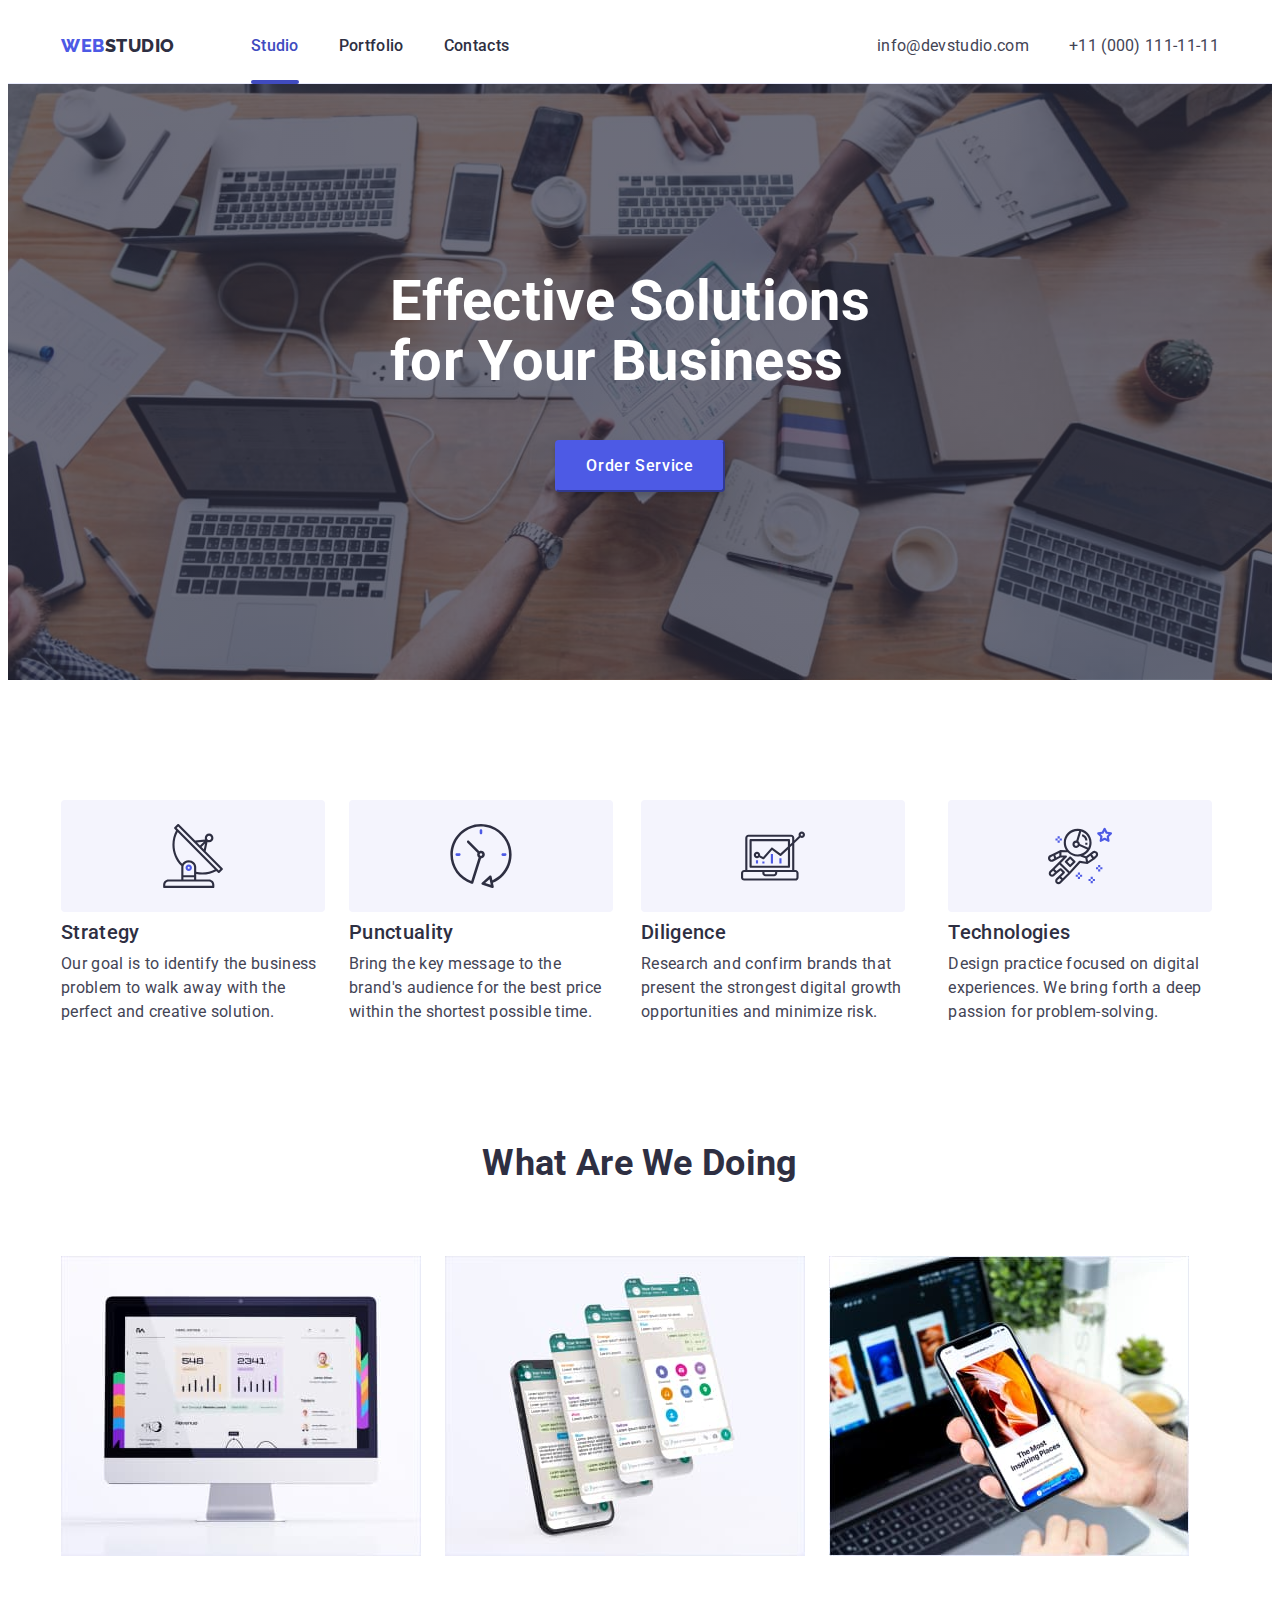
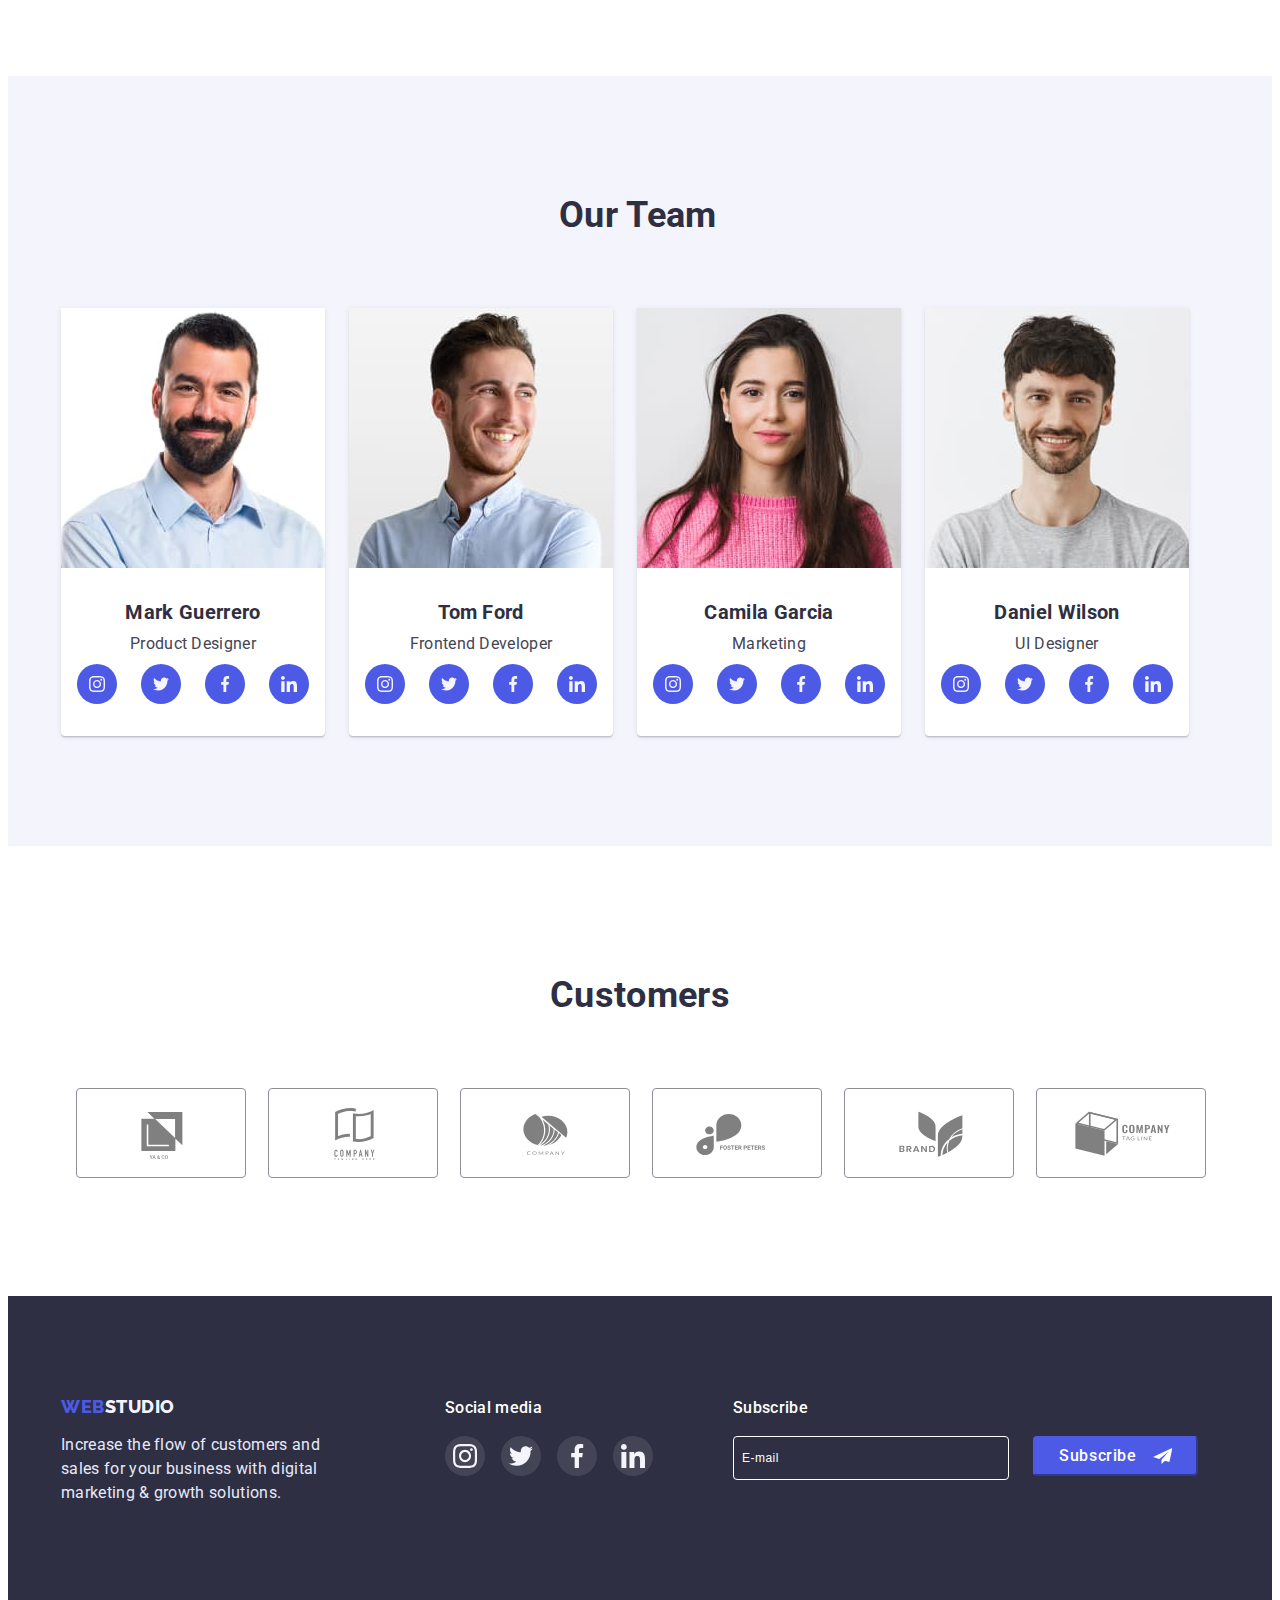
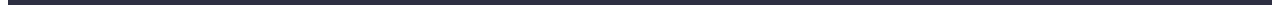
<file: index.html>
<!DOCTYPE html>
<html lang="en">
  <head>
    <meta charset="UTF-8" />
    <meta http-equiv="X-UA-Compatible" content="IE=edge" />
    <meta name="viewport" content="width=device-width, initial-scale=1.0" />
    <title>WebStudia</title>
    <link
      rel="stylesheet"
      href="https://cdnjs.cloudflare.com/ajax/libs/modern-normalize/1.1.0/modern-normalize.min.css"
      integrity="sha512-wpPYUAdjBVSE4KJnH1VR1HeZfpl1ub8YT/NKx4PuQ5NmX2tKuGu6U/JRp5y+Y8XG2tV+wKQpNHVUX03MfMFn9Q=="
      crossorigin="anonymous"
      referrerpolicy="no-referrer"
    />
    <link rel="preconnect" href="https://fonts.googleapis.com" />
    <link rel="preconnect" href="https://fonts.gstatic.com" crossorigin />
    <link
      href="https://fonts.googleapis.com/css2?family=Raleway:wght@800&family=Roboto:wght@400;500;700&display=swap"
      rel="stylesheet"
    />
    <link rel="stylesheet" href="./css/styles.css" />
  </head>

  <body>
    <header class="main-header">
      <div class="container header-container">
        <nav class="navigation">
          <!-- logo -->
          <a class="logotype" href="./index.html">
            <span class="logo">Web</span>Studio</a
          >
          <!-- menu -->
          <ul class="menu list">
            <li class="menu-item">
              <a class="menu-link link active" href="index.html">Studio</a>
            </li>
            <li class="menu-item">
              <a class="menu-link link" href="portfolio.html">Portfolio</a>
            </li>
            <li class="menu-item">
              <a class="menu-link link" href="">Contacts</a>
            </li>
          </ul>
        </nav>
        <!-- contacts -->
        <address class="contacts-address">
          <ul class="address-list">
            <li class="address-link">
              <a class="contact-email" href="mailto:info@devstudio.com"
                >info@devstudio.com</a
              >
            </li>
            <li class="address-link">
              <a class="contact-phone-number" href="tel:+110001111111"
                >+11 (000) 111-11-11</a
              >
            </li>
          </ul>
        </address>
      </div>
    </header>

    <main>
      <section class="hero-section">
        <div class="container">
          <h1 class="main-title">Effective Solutions for Your Business</h1>
          <button class="main-btn btn" data-modal-open type="button">
            Order Service
          </button>
        </div>
      </section>

      <section class="section-text">
        <div class="container">
          <h2 hidden class="hidden-title">Section title</h2>
          <ul class="list-two">
            <li class="list-items">
              <div class="hidden-section-title">
                <svg class="hidden-title-icon">
                  <use href="./images/symbol-defs.svg#icon-antenna"></use>
                </svg>
              </div>
              <h3 class="paragraph-elements">Strategy</h3>
              <p class="text-elements">
                Our goal is to identify the business problem to walk away with
                the perfect and creative solution.
              </p>
            </li>
            <li class="list-items">
              <div class="hidden-section-title">
                <svg class="hidden-title-icon">
                  <use href="./images/symbol-defs.svg#icon-clock"></use>
                </svg>
              </div>
              <h3 class="paragraph-elements">Punctuality</h3>
              <p class="text-elements">
                Bring the key message to the brand's audience for the best price
                within the shortest possible time.
              </p>
            </li>
            <li class="list-items">
              <div class="hidden-section-title">
                <svg class="hidden-title-icon">
                  <use href="./images/symbol-defs.svg#icon-diagram"></use>
                </svg>
              </div>
              <h3 class="paragraph-elements">Diligence</h3>
              <p class="text-elements">
                Research and confirm brands that present the strongest digital
                growth opportunities and minimize risk.
              </p>
            </li>
            <li class="list-items">
              <div class="hidden-section-title">
                <svg class="hidden-title-icon">
                  <use href="./images/symbol-defs.svg#icon-astronaut"></use>
                </svg>
              </div>
              <h3 class="paragraph-elements">Technologies</h3>
              <p class="text-elements">
                Design practice focused on digital experiences. We bring forth a
                deep passion for problem-solving.
              </p>
            </li>
          </ul>
        </div>
      </section>

      <section class="section-three">
        <div class="container">
          <h2 class="section-three-text">What are we doing</h2>
          <ul class="section-list-images">
            <li class="section-items">
              <img src="./images/photo1.jpg" alt="photo" width="360" />
            </li>
            <li class="section-items">
              <img src="./images/photo2.jpg" alt="photo" width="360" />
            </li>
            <li class="section-items">
              <img src="./images/photo3.jpg" alt="photo" width="360" />
            </li>
          </ul>
        </div>
      </section>

      <section class="section-team">
        <div class="container">
          <h2 class="text-out-team">Our Team</h2>
          <ul class="list-photo">
            <li class="images-team">
              <img
                src="./images/photo4.jpg"
                alt="photo of the developer"
                width="264"
              />
              <h3 class="name-employees">Mark Guerrero</h3>
              <p class="text-direction">Product Designer</p>
              <ul class="team-social-list">
                <li class="team-social-item">
                  <a href="" class="team-social-link">
                    <svg class="team-social-icon" width="16" height="16">
                      <use href="./images/symbol-defs.svg#icon-instagram"></use>
                    </svg>
                  </a>
                </li>
                <li class="team-social-item">
                  <a href="" class="team-social-link">
                    <svg class="team-social-icon" width="16" height="16">
                      <use href="./images/symbol-defs.svg#icon-twitter"></use>
                    </svg>
                  </a>
                </li>
                <li class="team-social-item">
                  <a href="" class="team-social-link">
                    <svg class="team-social-icon" width="16" height="16">
                      <use href="./images/symbol-defs.svg#icon-facebook"></use>
                    </svg>
                  </a>
                </li>
                <li class="team-social-item">
                  <a href="" class="team-social-link">
                    <svg class="team-social-icon" width="16" height="16">
                      <use href="./images/symbol-defs.svg#icon-linkedin"></use>
                    </svg>
                  </a>
                </li>
              </ul>
            </li>
            <li class="images-team">
              <img
                src="./images/photo6.jpg"
                alt="photo of the developer"
                width="264"
              />
              <h3 class="name-employees">Tom Ford</h3>
              <p class="text-direction">Frontend Developer</p>
              <ul class="team-social-list">
                <li class="team-social-item">
                  <a href="" class="team-social-link">
                    <svg class="team-social-icon" width="16" height="16">
                      <use href="./images/symbol-defs.svg#icon-instagram"></use>
                    </svg>
                  </a>
                </li>
                <li class="team-social-item">
                  <a href="" class="team-social-link">
                    <svg class="team-social-icon" width="16" height="16">
                      <use href="./images/symbol-defs.svg#icon-twitter"></use>
                    </svg>
                  </a>
                </li>
                <li class="team-social-item">
                  <a href="" class="team-social-link">
                    <svg class="team-social-icon" width="16" height="16">
                      <use href="./images/symbol-defs.svg#icon-facebook"></use>
                    </svg>
                  </a>
                </li>
                <li class="team-social-item">
                  <a href="" class="team-social-link">
                    <svg class="team-social-icon" width="16" height="16">
                      <use href="./images/symbol-defs.svg#icon-linkedin"></use>
                    </svg>
                  </a>
                </li>
              </ul>
            </li>
            <li class="images-team">
              <img
                src="./images/photo5.jpg"
                alt="photo of the developer"
                width="264"
              />
              <h3 class="name-employees">Camila Garcia</h3>
              <p class="text-direction">Marketing</p>
              <ul class="team-social-list">
                <li class="team-social-item">
                  <a href="" class="team-social-link">
                    <svg class="team-social-icon" width="16" height="16">
                      <use href="./images/symbol-defs.svg#icon-instagram"></use>
                    </svg>
                  </a>
                </li>
                <li class="team-social-item">
                  <a href="" class="team-social-link">
                    <svg class="team-social-icon" width="16" height="16">
                      <use href="./images/symbol-defs.svg#icon-twitter"></use>
                    </svg>
                  </a>
                </li>
                <li class="team-social-item">
                  <a href="" class="team-social-link">
                    <svg class="team-social-icon" width="16" height="16">
                      <use href="./images/symbol-defs.svg#icon-facebook"></use>
                    </svg>
                  </a>
                </li>
                <li class="team-social-item">
                  <a href="" class="team-social-link">
                    <svg class="team-social-icon" width="16" height="16">
                      <use href="./images/symbol-defs.svg#icon-linkedin"></use>
                    </svg>
                  </a>
                </li>
              </ul>
            </li>
            <li class="images-team">
              <img
                src="./images/photo7.jpg"
                alt="photo of the developer"
                width="264"
              />
              <h3 class="name-employees">Daniel Wilson</h3>
              <p class="text-direction">UI Designer</p>
              <ul class="team-social-list">
                <li class="team-social-item">
                  <a href="" class="team-social-link">
                    <svg class="team-social-icon" width="16" height="16">
                      <use href="./images/symbol-defs.svg#icon-instagram"></use>
                    </svg>
                  </a>
                </li>
                <li class="team-social-item">
                  <a href="" class="team-social-link">
                    <svg class="team-social-icon" width="16" height="16">
                      <use href="./images/symbol-defs.svg#icon-twitter"></use>
                    </svg>
                  </a>
                </li>
                <li class="team-social-item">
                  <a href="" class="team-social-link">
                    <svg class="team-social-icon" width="16" height="16">
                      <use href="./images/symbol-defs.svg#icon-facebook"></use>
                    </svg>
                  </a>
                </li>
                <li class="team-social-item">
                  <a href="" class="team-social-link">
                    <svg class="team-social-icon" width="16" height="16">
                      <use href="./images/symbol-defs.svg#icon-linkedin"></use>
                    </svg>
                  </a>
                </li>
              </ul>
            </li>
          </ul>
        </div>
      </section>

      <section class="section-elements">
        <div class="container">
          <h2 class="text-customers">Customers</h2>
          <ul class="section-list-element">
            <li class="section-link-element">
              <a href="" class="section-icon">
                <svg class="team-social-customes">
                  <use href="./images/symbol-defs.svg#icon-Logo1"></use>
                </svg>
              </a>
            </li>
            <li class="section-link-element">
              <a href="" class="section-icon">
                <svg class="team-social-customes">
                  <use href="./images/symbol-defs.svg#icon-Logo2"></use>
                </svg>
              </a>
            </li>
            <li class="section-link-element">
              <a href="" class="section-icon">
                <svg class="team-social-customes">
                  <use href="./images/symbol-defs.svg#icon-Logo3"></use>
                </svg>
              </a>
            </li>
            <li class="section-link-element">
              <a href="" class="section-icon">
                <svg class="team-social-customes">
                  <use href="./images/symbol-defs.svg#icon-Logo4"></use>
                </svg>
              </a>
            </li>
            <li class="section-link-element">
              <a href="" class="section-icon">
                <svg class="team-social-customes">
                  <use href="./images/symbol-defs.svg#icon-Logo5"></use>
                </svg>
              </a>
            </li>
            <li class="section-link-element">
              <a href="" class="section-icon">
                <svg class="team-social-customes">
                  <use href="./images/symbol-defs.svg#icon-Logo6"></use>
                </svg>
              </a>
            </li>
          </ul>
        </div>
      </section>
    </main>

    <footer class="footer">
      <div class="container footer-social">
        <div>
          <a class="footer-logotype" href="./index.html">
            <span class="footer-logo">Web</span>Studio</a
          >
          <p class="footer-content">
            Increase the flow of customers and sales for your business with
            digital marketing & growth solutions.
          </p>
        </div>
        <div class="social-media-title">
          <h3 class="title-text-footer">Social media</h3>
          <ul class="social-foter-list">
            <li class="social-item-footer">
              <a href="" class="social-footer-link">
                <svg class="icon-footer" width="24" height="24">
                  <use href="./images/symbol-defs.svg#icon-instagram"></use>
                </svg>
              </a>
            </li>
            <li class="social-item-footer">
              <a href="" class="social-footer-link">
                <svg class="icon-footer" width="24" height="24">
                  <use href="./images/symbol-defs.svg#icon-twitter"></use>
                </svg>
              </a>
            </li>
            <li class="social-item-footer">
              <a href="" class="social-footer-link">
                <svg class="icon-footer" width="24" height="24">
                  <use href="./images/symbol-defs.svg#icon-facebook"></use>
                </svg>
              </a>
            </li>
            <li class="social-item-footer">
              <a href="" class="social-footer-link">
                <svg class="icon-footer" width="24" height="24">
                  <use href="./images/symbol-defs.svg#icon-linkedin"></use>
                </svg>
              </a>
            </li>
          </ul>
        </div>
        <div class="contact-iteam-class">
          <p class="contact-title">Subscribe</p>
          <form class="contact-form">
            <input
              type="email"
              class="contact-form-input"
              placeholder="E-mail"
              name="e-mail"
              required
            />
            <button type="submit" class="contact-form-btn btn">
              Subscribe
              <svg class="svg-subscribe" width="24" height="20">
                <use href="./images/symbol-defs.svg#icon-icon-send"></use>
              </svg>
            </button>
          </form>
        </div>
      </div>
    </footer>
    <div class="backdrop is-hidden" data-modal>
      <div class="modal">
        <button type="button" data-modal-close class="modal-close">
          <svg class="icon-modal-btn" width="8" height="8">
            <use href="./images/symbol-defs1.svg#icon-vector"></use>
          </svg>
        </button>
        <p class="modal-title">Leave your contacts and we will call you back</p>
        <form class="modal-form form">
          <label class="form-label"
            ><span>Name</span>
            <input type="text" class="form-input" name="fullname" required />
            <svg class="form-icon" width="12" height="12">
              <use href="./images/symbol-defs.svg#icon-Vector"></use>
            </svg>
          </label>
          <label class="form-label"
            ><span>Phone</span>
            <input type="tel" class="form-input" name="phone" required />
            <svg class="form-icon" width="12" height="12">
              <use href="./images/symbol-defs.svg#icon-Vector1"></use>
            </svg>
          </label>
          <label class="form-label"
            ><span>Email</span>
            <input type="email" class="form-input" name="email" required />
            <svg class="form-icon" width="12" height="12">
              <use href="./images/symbol-defs.svg#icon-Vector2"></use>
            </svg>
          </label>
          <label class="form-label"
            ><span>Comment</span>
            <textarea
              name="message"
              class="form-texterea"
              placeholder="Text input"
            ></textarea>
          </label>
          <input
            type="checkbox"
            class="form-checkbox"
            id="policy"
            name="policy"
          />
          <label for="policy" class="form-label-checkbox">
            <span>
              <svg class="form-checkbox-icon" width="10" height="8">
                <use href="./images/symbol-defs.svg#icon-vector3"></use>
              </svg>
            </span>
            I accept the terms and conditions of the
            <a
              href=""
              class="privacy-policy"
              target="_blank"
              rel="noopener noreferrer"
              >Privacy Policy</a
            >
          </label>
          <button type="submit" class="form-btn btn">Send</button>
        </form>
      </div>
    </div>
    <script src="./js/modal.js"></script>
  </body>
</html>
</file>
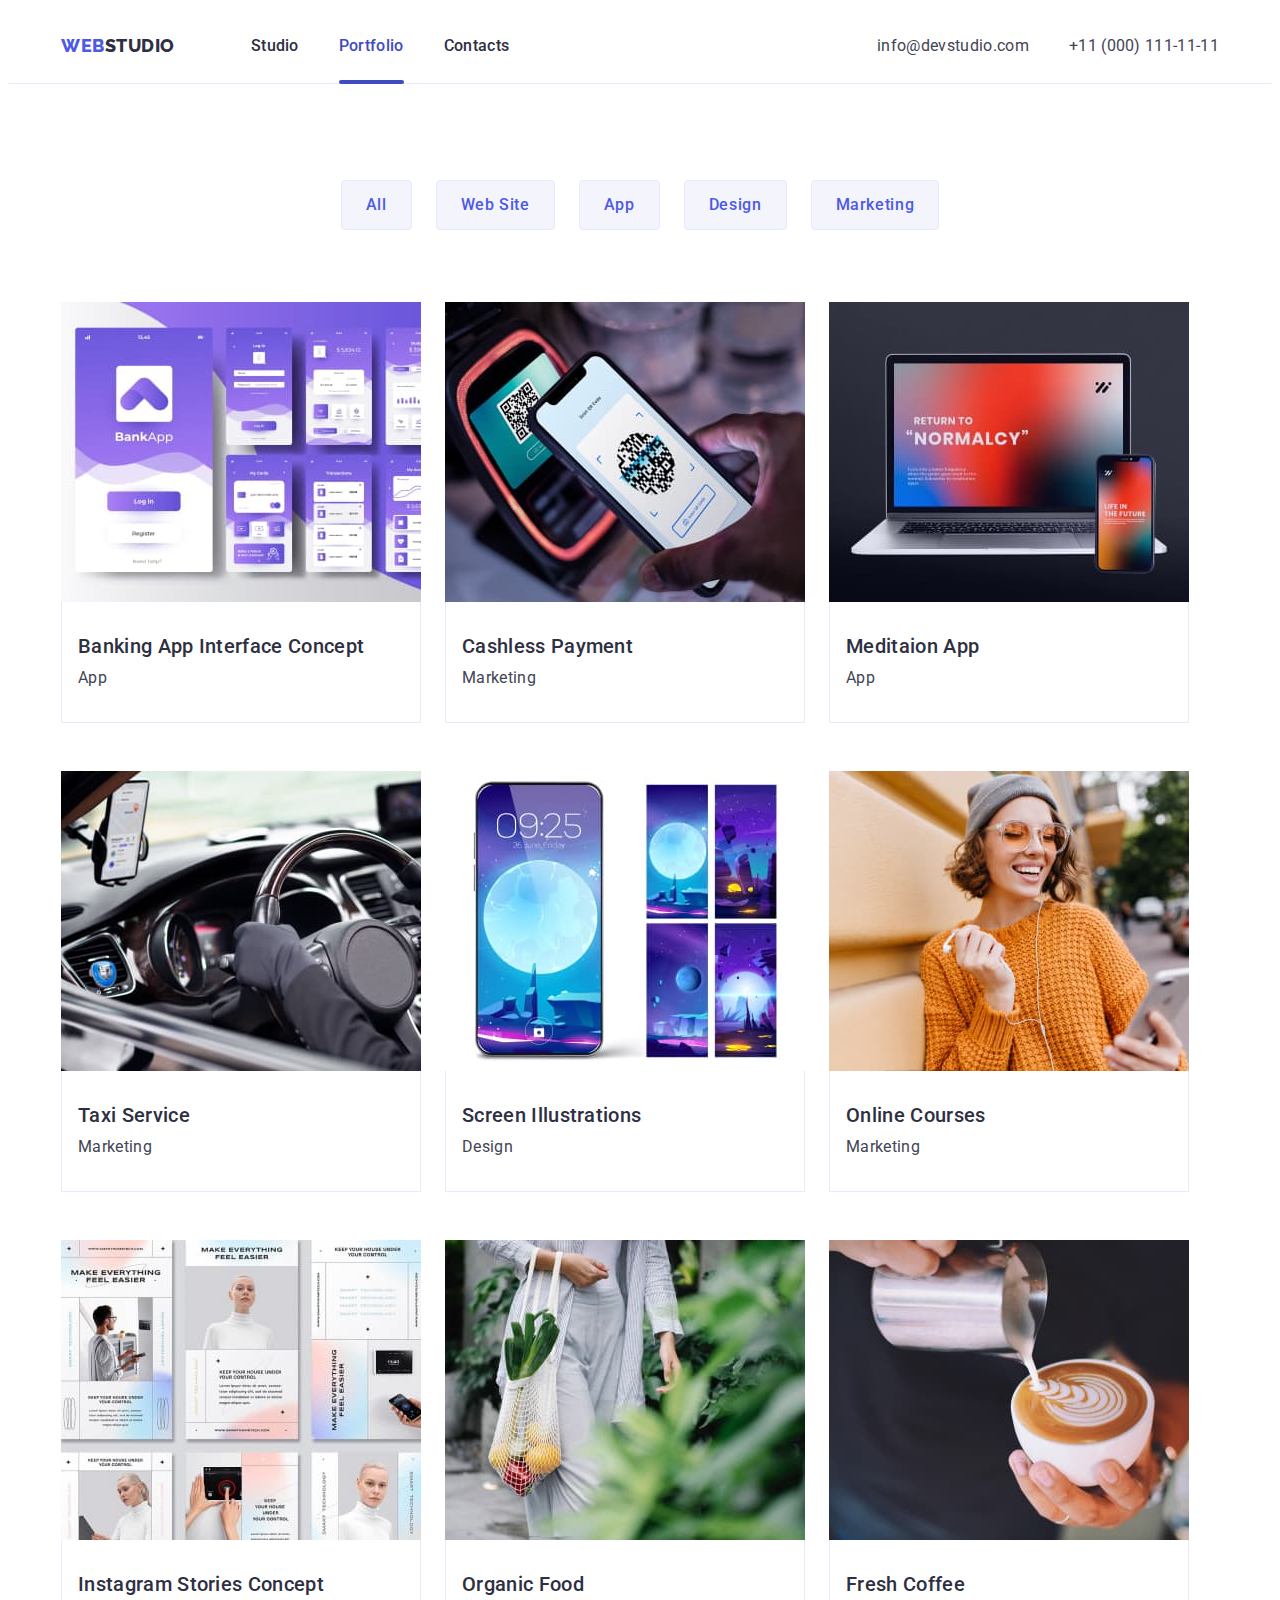
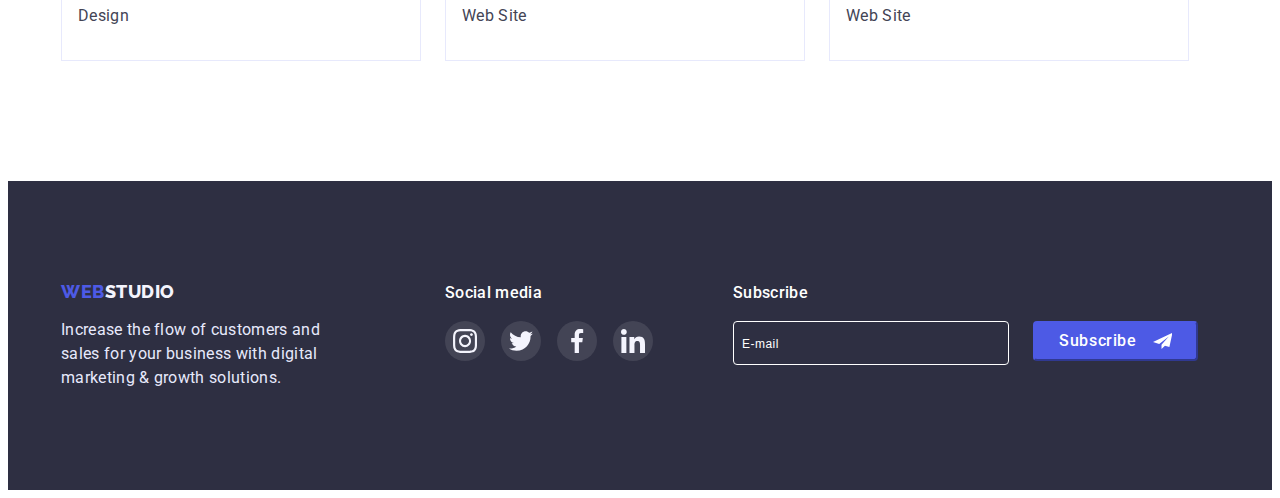
<file: portfolio.html>
<!DOCTYPE html>
<html lang="en">
  <head>
    <title>Portfolio</title>
    <link rel="stylesheet" href="./css/styles.css" />
    <link rel="preconnect" href="https://fonts.googleapis.com" />
    <link rel="preconnect" href="https://fonts.gstatic.com" crossorigin />
    <link
      rel="stylesheet"
      href="https://cdnjs.cloudflare.com/ajax/libs/modern-normalize/1.1.0/modern-normalize.min.css"
      integrity="sha512-wpPYUAdjBVSE4KJnH1VR1HeZfpl1ub8YT/NKx4PuQ5NmX2tKuGu6U/JRp5y+Y8XG2tV+wKQpNHVUX03MfMFn9Q=="
      crossorigin="anonymous"
      referrerpolicy="no-referrer"
    />
    <link
      href="https://fonts.googleapis.com/css2?family=Raleway:wght@800&family=Roboto:wght@400;500;700&display=swap"
      rel="stylesheet"
    />
  </head>
  <body>
    <header class="main-header">
      <div class="container header-container">
        <nav class="navigation">
          <!-- logo -->
          <a class="logotype" href="./index.html">
            <span class="logo">Web</span>Studio</a
          >
          <!-- menu -->
          <ul class="menu list">
            <li class="menu-item">
              <a class="menu-link link" href="index.html">Studio</a>
            </li>
            <li class="menu-item">
              <a class="menu-link link active" href="portfolio.html"
                >Portfolio</a
              >
            </li>
            <li class="menu-item">
              <a class="menu-link link" href="">Contacts</a>
            </li>
          </ul>
        </nav>
        <!-- contacts -->
        <address class="contacts-address">
          <ul class="address-list">
            <li class="address-link">
              <a class="contact-email" href="mailto:info@devstudio.com"
                >info@devstudio.com</a
              >
            </li>
            <li class="address-link">
              <a class="contact-phone-number" href="tel:+110001111111"
                >+11 (000) 111-11-11</a
              >
            </li>
          </ul>
        </address>
      </div>
    </header>
    <main class="main-content">
      <section class="main-section-portfolio">
        <div class="container">
          <h1 hidden>ggggg</h1>
          <ul class="list-btn">
            <li class="elements-main-btn">
              <button class="btn-main btn" type="button">All</button>
            </li>
            <li class="elements-main-btn">
              <button class="btn-main btn" type="button">Web Site</button>
            </li>
            <li class="elements-main-btn">
              <button class="btn-main btn" type="button">App</button>
            </li>
            <li class="elements-main-btn">
              <button class="btn-main btn" type="button">Design</button>
            </li>
            <li class="elements-main-btn">
              <button class="btn-main btn" type="button">Marketing</button>
            </li>
          </ul>
          <ul class="main-list-btn">
            <li class="element-btn">
              <a class="elements-link-gallery" href="">
                <div class="element-top-wrap">
                  <img src="./images/banking.jpg" alt="photo" width="360" />
                  <p class="element-text-overlay">
                    14 Stylish and User-Friendly App Design Concepts · Task
                    Manager App · Calorie Tracker App · Exotic Fruit Ecommerce
                    App · Cloud Storage App
                  </p>
                </div>
                <div class="text-description">
                  <h2 class="main-description">
                    Banking App Interface Concept
                  </h2>
                  <p class="main-text">App</p>
                </div>
              </a>
            </li>
            <li class="element-btn">
              <a class="elements-link-gallery" href="">
                <div class="element-top-wrap">
                  <img src="./images/payment.jpg" alt="photo" width="360" />
                  <p class="element-text-overlay">
                    14 Stylish and User-Friendly App Design Concepts · Task
                    Manager App · Calorie Tracker App · Exotic Fruit Ecommerce
                    App · Cloud Storage App
                  </p>
                </div>
                <div class="text-description">
                  <h2 class="main-description">Cashless Payment</h2>
                  <p class="main-text">Marketing</p>
                </div>
              </a>
            </li>
            <li class="element-btn">
              <a class="elements-link-gallery" href="">
                <div class="element-top-wrap">
                  <img src="./images/meditaion.jpg" alt="photo" width="360" />
                  <p class="element-text-overlay">
                    14 Stylish and User-Friendly App Design Concepts · Task
                    Manager App · Calorie Tracker App · Exotic Fruit Ecommerce
                    App · Cloud Storage App
                  </p>
                </div>
                <div class="text-description">
                  <h2 class="main-description">Meditaion App</h2>
                  <p class="main-text">App</p>
                </div>
              </a>
            </li>
            <li class="element-btn">
              <a class="elements-link-gallery" href="">
                <div class="element-top-wrap">
                  <img src="./images/taxiiii.jpg" alt="photo" width="360" />
                  <p class="element-text-overlay">
                    14 Stylish and User-Friendly App Design Concepts · Task
                    Manager App · Calorie Tracker App · Exotic Fruit Ecommerce
                    App · Cloud Storage App
                  </p>
                </div>
                <div class="text-description">
                  <h2 class="main-description">Taxi Service</h2>
                  <p class="main-text">Marketing</p>
                </div>
              </a>
            </li>
            <li class="element-btn">
              <a class="elements-link-gallery" href="">
                <div class="element-top-wrap">
                  <img src="./images/screen.jpg" alt="photo" width="360" />
                  <p class="element-text-overlay">
                    14 Stylish and User-Friendly App Design Concepts · Task
                    Manager App · Calorie Tracker App · Exotic Fruit Ecommerce
                    App · Cloud Storage App
                  </p>
                </div>
                <div class="text-description">
                  <h2 class="main-description">Screen Illustrations</h2>
                  <p class="main-text">Design</p>
                </div>
              </a>
            </li>
            <li class="element-btn">
              <a class="elements-link-gallery" href="">
                <div class="element-top-wrap">
                  <img src="./images/online.jpg" alt="photo" width="360" />
                  <p class="element-text-overlay">
                    14 Stylish and User-Friendly App Design Concepts · Task
                    Manager App · Calorie Tracker App · Exotic Fruit Ecommerce
                    App · Cloud Storage App
                  </p>
                </div>
                <div class="text-description">
                  <h2 class="main-description">Online Courses</h2>
                  <p class="main-text">Marketing</p>
                </div>
              </a>
            </li>
            <li class="element-btn">
              <a class="elements-link-gallery" href="">
                <div class="element-top-wrap">
                  <img src="./images/instagram.jpg" alt="photo" width="360" />
                  <p class="element-text-overlay">
                    14 Stylish and User-Friendly App Design Concepts · Task
                    Manager App · Calorie Tracker App · Exotic Fruit Ecommerce
                    App · Cloud Storage App
                  </p>
                </div>
                <div class="text-description">
                  <h2 class="main-description">Instagram Stories Concept</h2>
                  <p class="main-text">Design</p>
                </div>
              </a>
            </li>
            <li class="element-btn">
              <a class="elements-link-gallery" href="">
                <div class="element-top-wrap">
                  <img src="./images/organic.jpg" alt="photo" width="360" />
                  <p class="element-text-overlay">
                    14 Stylish and User-Friendly App Design Concepts · Task
                    Manager App · Calorie Tracker App · Exotic Fruit Ecommerce
                    App · Cloud Storage App
                  </p>
                </div>
                <div class="text-description">
                  <h2 class="main-description">Organic Food</h2>
                  <p class="main-text">Web Site</p>
                </div>
              </a>
            </li>
            <li class="element-btn">
              <a class="elements-link-gallery" href="">
                <div class="element-top-wrap">
                  <img src="./images/coffe.jpg" alt="photo" width="360" />
                  <p class="element-text-overlay">
                    14 Stylish and User-Friendly App Design Concepts · Task
                    Manager App · Calorie Tracker App · Exotic Fruit Ecommerce
                    App · Cloud Storage App
                  </p>
                </div>
                <div class="text-description">
                  <h2 class="main-description">Fresh Coffee</h2>
                  <p class="main-text">Web Site</p>
                </div>
              </a>
            </li>
          </ul>
        </div>
      </section>
    </main>
    <footer class="footer">
      <div class="container footer-social">
        <div>
          <a class="footer-logotype" href="./index.html">
            <span class="footer-logo">Web</span>Studio</a
          >
          <p class="footer-content">
            Increase the flow of customers and sales for your business with
            digital marketing & growth solutions.
          </p>
        </div>
        <div class="social-media-title">
          <h3 class="title-text-footer">Social media</h3>
          <ul class="social-foter-list">
            <li class="social-item-footer">
              <a href="" class="social-footer-link">
                <svg class="icon-footer" width="24" height="24">
                  <use href="./images/symbol-defs.svg#icon-instagram"></use>
                </svg>
              </a>
            </li>
            <li class="social-item-footer">
              <a href="" class="social-footer-link">
                <svg class="icon-footer" width="24" height="24">
                  <use href="./images/symbol-defs.svg#icon-twitter"></use>
                </svg>
              </a>
            </li>
            <li class="social-item-footer">
              <a href="" class="social-footer-link">
                <svg class="icon-footer" width="24" height="24">
                  <use href="./images/symbol-defs.svg#icon-facebook"></use>
                </svg>
              </a>
            </li>
            <li class="social-item-footer">
              <a href="" class="social-footer-link">
                <svg class="icon-footer" width="24" height="24">
                  <use href="./images/symbol-defs.svg#icon-linkedin"></use>
                </svg>
              </a>
            </li>
          </ul>
        </div>
        <div class="contact-iteam-class">
          <p class="contact-title">Subscribe</p>
          <form class="contact-form">
            <input
              type="email"
              class="contact-form-input"
              placeholder="E-mail"
              name="e-mail"
              required
            />
            <button type="submit" class="contact-form-btn btn">
              Subscribe
              <svg class="svg-subscribe" width="24" height="20">
                <use href="./images/symbol-defs.svg#icon-icon-send"></use>
              </svg>
            </button>
          </form>
        </div>
      </div>
    </footer>
  </body>
</html>
</file>
<file: css/styles.css>
body{
    font-family: 'Roboto',sans-serif;
    font-style: normal;
    font-weight: 500;
    font-size: 16px;
    line-height: 1.5;
    letter-spacing: 0.02em;
    color: #2E2F42;
}
h1, h2,h3,h4,h5,h6,p{
margin: 0;
}

img {
display: block;
max-width: 100%;
height: auto;
}

.container{
    max-width: 1158px;
    padding: 0 15px;
    margin: 0 auto;
}

.main-header {
padding: 24px 0;
background: #FFFFFF;
border-bottom: 1px solid #E7E9FC;
}

ul{
    margin: 0;
    padding: 0;
}

ul,li {
list-style: none;
}
a {
text-decoration: none;
}

.section-three {
    text-align: center;
     padding-bottom: 120px;
}

.section-three-text{
    margin-bottom: 72px;
}

.menu {
    display: flex;
    gap: 40px;
}

.navigation {
    display: flex;
    align-items: center;
}

.contacts-address{
    margin-left: auto;
    display: flex;
}

.section-iteams {
    text-align: center;
    width: calc((100%-48px) / 3);
}


.images-team {
    text-align: center;
    width: calc((100%-48px) / 4);
    background: #FFFFFF;
    box-shadow: 0px 1px 6px rgba(46, 47, 66, 0.08), 0px 1px 1px rgba(46, 47, 66, 0.16), 0px 2px 1px rgba(46, 47, 66, 0.08);
    border-radius: 0px 0px 4px 4px;
}

.contact-email{
    font-weight: 400;
    color: #434455;
    font-style:normal;
    transition: color 0.25s cubic-bezier(0.4, 0, 0.2, 1);
}

.contact-email:hover,
.contact-email:focus {
color: #404BBF;
}

.contact-phone-number:hover,
.contact-phone-number:focus{
        color: #404BBF;
}

.contact-phone-number{
            font-weight: 400;
            color: #434455;
            font-style:normal;
            transition: color 0.25s cubic-bezier(0.4, 0, 0.2, 1);
}

.logotype{
        font-family: 'Raleway',sans-serif;
        font-weight: 800;
        font-size: 18px;
        line-height: 1.5;  
        display: flex;
        align-items: center;
        letter-spacing: 0.03em;
        text-transform: uppercase;
        color: #2E2F42;
        margin-right: 76px;
}

.address-list {
    display: flex;
    gap: 40px;
}

.header-container {
    display: flex;
    align-items: center;
}

.logo{
  color: #4D5AE5;
}

.menu-link{
        color: #2E2F42;
        position: relative;
        transition: color 0.25s cubic-bezier(0.4, 0, 0.2, 1);
}

.menu-link:hover,
.menu-link:focus {
    color: #404BBF;
}

.menu-link.active {
    color: #404BBF;
}

.menu-link.active::after {
    content: "";
    width: 100%;
    height: 4px;
    background-color: #404BBF;
    border-radius: 2px;
    position: absolute;
    left: 0;
    bottom: -29px;
}

.hero-section{
    max-width: 1440px;
    margin: 0 auto;
    background: #2E2F42;
    padding: 188px 0;
    flex-grow: 1;
    background-image: linear-gradient(rgba(46, 47, 66, 0.7),rgba(46, 47, 66, 0.7)),
    url(../images/people-ofice.jpg);
    background-repeat: no-repeat;
    background-position: center;
    background-size: cover;
}

.section-text{
    padding: 120px 0;
}

.section-list-images {
    display: flex;
    gap: 24px;
}

.section-team{
   background: #F4F4FD;
   padding-bottom: 110px;
}

.team-social-list {
 display: flex;
 justify-content: center;
 gap: 24px;
 padding-bottom: 32px;
}

.team-social-item {
  width: 40px;
  height: 40px;
}

.team-social-link {
display: flex;
justify-content: center;
align-items: center;
width: 100%;
height: 100%;
border-radius: 50%;
background-color: #4D5AE5;
transition: background-color 250ms cubic-bezier(0.4, 0, 0.2, 1);
}

.team-social-link:is(:hover, :focus) {
background-color: #404BBF;
}

.hidden-section-title {
    display: flex;
    justify-content: center;
    align-items: center;
    width: 264px;
    height: 112px;
    background-color: #F4F4FD;
    border-radius: 4px;
    margin-bottom: 8px;
}

.hidden-title-icon {
    width: 64px;
    height: 64px;
    left: 100px;
    top: 24px;
}

.section-elements {
    padding-bottom: 120px;
    padding-top: 130px;
}

.text-customers {
    font-family: inherit;
    font-weight: 700;
    font-size: 36px;
    line-height: 1.11;
    text-align: center;
    text-transform: capitalize; 
    margin-bottom: 72px;
}

.section-list-element {
   display: flex;
   justify-content: center;
   padding: 0px;
   gap: 24px;
}

.section-link-element {
  width: 168px;
  height: 88px;
}

.team-social-customes {
    width: 104px;
    height: 56px;
    fill: currentColor;
}

.section-icon:is(:hover, :focus) {
   color:#404BBF;
   border-color: #404BBF;
}

.section-icon {
  display: flex;
  align-items: center;
  justify-content: center;
  width: 100%;
  height: 100%;
  border: 1px solid #8e8f99;
  border-radius: 4px;
  color: grey;
  transition: background-color 0.25s cubic-bezier(0.4, 0, 0.2, 1),
  color 0.25s cubic-bezier(0.4, 0, 0.2, 1);
}

.main-title{
    font-family: inherit;
    font-weight: 700;
    font-size: 56px;
    line-height: 1.07;
    color: #FFFFFF;
    width: 500px;
    margin: 0 auto;
    margin-bottom: 48px;
}

.btn{
        font-family:inherit;
        font-weight: 500;
        font-size: 16px;
        line-height: 1.5;
        display: flex;
        align-items: center;
        letter-spacing: 0.04em;
        cursor: pointer;
        color: #FFFFFF;
        padding: 12px 24px;
        gap: 10px;
}

.main-btn{
    background: #4D5AE5;
    border-radius: 4px;
    border-color: #4D5AE5;
    box-shadow: 0px 4px 4px rgba(0, 0, 0, 0.15);
    min-width: 170px;
    display: block;
    margin: 0 auto;
    transition: background 0.25s cubic-bezier(0.4, 0, 0.2, 1),border-color 0.25s cubic-bezier(0.4, 0, 0.2, 1);
}

.main-btn:hover {
    background: #404BBF;
    border-color: #404BBF;
}

 
/* footer */

.footer-logo {
    font-family: 'Raleway',sans-serif;
    font-weight: 800;
    font-size: 18px;
    line-height: 1.17;
    display: flex;
    align-items: center;
    letter-spacing: 0.03em;
    text-transform: uppercase;
    color: #4D5AE5;
}

.footer-logotype {
    font-family: 'Raleway';
    font-weight: 800;
    font-size: 18px;
    line-height: 1.17;
    display: flex;
    align-items: center;
    letter-spacing: 0.03em;
    text-transform: uppercase;
    color: #F4F4FD;
    margin-bottom: 16px;
}

.footer-content {
        font-weight: 400;
        color: #E7E9FC;
        width: 264px;
}

.footer {
    background: #2E2F42;
    padding: 100px 0;
}

.title-text-footer {
     font-family: 'Roboto';
     font-weight: 500;
     font-size: 16px;
     line-height: 1.5;
     letter-spacing: 0.02em;
     color: #FFFFFF;
     margin-bottom: 16px;
}

.social-foter-list {
    display: flex;
    justify-content: center;
    gap: 16px;
}

.social-item-footer {
    width: 40px;
    height: 40px;
}

.social-footer-link {
    display: flex;
    justify-content: center;
    align-items: center;
    width: 100%;
    height: 100%;
    border-radius: 50%;
    background: rgba(255, 255, 255, 0.1);
    transition: background-color 250ms cubic-bezier(0.4, 0, 0.2, 1);
}

.social-footer-link:is(:hover, :focus) {
    background: #31D0AA;
}

.footer-social {
    display: flex;
}

.social-media-title {
    margin-left: 120px;
}

.paragraph-elements {
        font-size: 20px;
        line-height: 1.2;
        font-weight: 500;
        margin-bottom: 8px;
}

.text-elements {
        font-weight: 400;
        color: #434455;
}

.name-employees {
    padding-top: 32px;
    margin-bottom: 8px;
}

.section-three-text {
        font-size: 36px;
        line-height: 1.11;
        text-transform: capitalize;
}

.text-out-team {
        font-size: 36px;
        line-height: 1.11;
        text-transform: capitalize;
        width: 162px;
        margin: 0 auto;
        margin-bottom: 72px;
        padding-top: 120px;
}

.name-employees {
        font-size: 20px;
        line-height: 1.2;
}

.text-direction {
        font-weight: 400;
        font-size: 16px;
        line-height: 1.5;
        color: #434455;
        margin-bottom: 8px;
}

.main-description {
    font-size: 20px;
    font-weight: 500;
    line-height: 1.2;
    color: #2E2F42;
    margin-bottom: 8px;
}

.main-text {
    font-weight: 400;
    color: #434455;
}

.list-photo {
    display: flex;
    gap: 24px;
    align-items: center;
}

.name-iteams {
        padding: 32px;
        background: #FFFFFF;
        box-shadow: 0px 1px 6px rgba(46, 47, 66, 0.08), 0px 1px 1px rgba(46, 47, 66, 0.16), 0px 2px 1px rgba(46, 47, 66, 0.08);
        border-radius: 0px 0px 4px 4px;
        min-width: 232px;
        margin: 0 auto;
}

.btn-main{
    background: #F4F4FD; 
    border: 1px solid #E7E9FC;
    border-radius: 4px;
    font-weight: 500;
    display: flex;
    align-items: center;
    text-align: center;
    letter-spacing: 0.04em;
    color: #4D5AE5;
    cursor: pointer;  
    transition: color 250ms cubic-bezier(0.4, 0, 0.2, 1),
    background-color 250ms cubic-bezier(0.4,0,0.2,1),
    border-color 250ms cubic-bezier(0.4, 0, 0.2, 1),
    box-shadow 250ms cubic-bezier(0.4, 0, 0.2, 1);
}

.btn-main:hover {
    background: #404BBF;
    color: #FFFFFF;
    border-color: #404BBF;
    box-shadow: 0px 3px 1px rgba(0, 0, 0, 0.1), 0px 2px 1px rgba(0, 0, 0, 0.08), 0px 2px 2px rgba(0, 0, 0, 0.12);
    transition: color 250ms cubic-bezier(0.4, 0, 0.2, 1),
        background 250ms cubic-bezier(0.4, 0, 0.2, 1),
        border-color 250ms cubic-bezier(0.4, 0, 0.2, 1),
        box-shadow 250ms cubic-bezier(0.4, 0, 0.2, 1);
}

.btn-main:focus {
    background: #404BBF;
    color: #ffffff;
    border-color: #404BBF;
    box-shadow: 0px 3px 1px rgba(0, 0, 0, 0.1), 0px 2px 1px rgba(0, 0, 0, 0.08), 0px 2px 2px rgba(0, 0, 0, 0.12);
}

.list-two {
    display: flex;
    gap: 24px;
}
.main-list-btn {
    display: flex;
    flex-wrap: wrap;
    row-gap: 48px;
    column-gap: 24px;
}

.elements-link-gallery:hover .element-text-overlay {
transform: translateY(0);
}

.element-top-wrap {
   position: relative;
   overflow: hidden;
}

.element-text-overlay {
    color: rgba(244, 244, 253, 1);
    background: #4D5AE5;
    padding: 40px 32px;
    position: absolute;
    top: 0;
    left: 0;
    width: 100%;
    height: 100%;
    transform: translateY(100%);
    transition: transform 0.35s cubic-bezier(0.4, 0, 0.2, 1);
    overflow: auto;
}

.list-btn {
    display: flex;
    justify-content: center;
    gap: 24px;
    margin-bottom: 72px;

}

.elements-link-gallery {
    display: block;
    transition: box-shadow 250ms cubic-bezier(0.4, 0, 0.2, 1);
}

.elements-link-gallery:is(:hover, :focus) {
    background: #FFFFFF;
    box-shadow: 0px 1px 6px rgba(46, 47, 66, 0.08), 0px 1px 1px rgba(46, 47, 66, 0.16), 0px 2px 1px rgba(46, 47, 66, 0.08);
}

.text-description {
    background: #FFFFFF;
    border: 1px solid #E7E9FC;
    border-top: none;
    padding: 32px 16px;
}

.main-section-portfolio {
    padding-top: 96px;
    padding-bottom: 120px;
}

.backdrop {
    width: 100%;
    height: 100%;
    background: rgba(46, 47, 66, 0.4);
    position: fixed;
    top: 0;
    left: 0;
    transition: opacity 0.35s cubic-bezier(0.4, 0, 0.2, 1), visibility 0.35s cubic-bezier(0.4, 0, 0.2, 1);
}

.modal {
    width: 408px;
    height: 584px;
    padding:  72px 24px 24px;
    background: #FCFCFC;
    box-shadow: 0px 1px 1px rgba(0, 0, 0, 0.14), 0px 1px 3px rgba(0, 0, 0, 0.12), 0px 2px 1px rgba(0, 0, 0, 0.2);
    border-radius: 4px;
    position: absolute;
    top: 50%;
    left: 50%;
    transform: translate(-50%,-50%) scale(1);
    transition: transform 0.35s cubic-bezier(0.4, 0, 0.2, 1);
}

.backdrop.is-hidden .modal {
    transform: translate(-50%, -50%) scale(0);
}

.modal-close {
    display: flex;
    align-items: center;
    justify-content: center;
    width: 24px;
    height: 24px;
    border-radius: 50%;
    background: #E7E9FC;
    border: 1px solid rgba(0, 0, 0, 0.1);
    cursor: pointer;
    transition: background 0.25s cubic-bezier(0.4, 0, 0.2, 1), fill 250ms cubic-bezier(0.4, 0, 0.2, 1);
    position: absolute;
    top: 24px;
    right: 24px;
}

.modal-close:hover {
    background: #404BBF;
    fill: #FFFFFF;
}

.is-hidden {
    opacity: 0;
    visibility: hidden;
    pointer-events: none;
}

.modal-title {
        font-weight: 500;
        font-size: 16px;
        line-height: 1.5;
        text-align: center;
        letter-spacing: 0.02em;
        color: #2E2F42;
        margin-bottom: 16px;
}

.form-input {
        width: 100%;
        height: 40px;
        color: #000;
        border: 1px solid rgba(46, 47, 66, 0.2);
        border-radius: 4px;
        padding: 11px 38px;
        outline: transparent;
        transition: border-color 0.25s cubic-bezier(0.4, 0, 0.2, 1);
}

.form-input:focus {
    border-color: #4D5AE5;
}

.form-input:focus + .form-icon {
    fill: #4D5AE5;
}

.form-btn {
    display: block;
    background: #4D5AE5;
    box-shadow: 0px 4px 4px rgba(0, 0, 0, 0.15);
    border-radius: 4px;
    border-color: #4D5AE5;
    margin: 0 auto;
    padding: 16px 32px;
    gap: 10px;
    width: 169px;
    height: 56px;
    margin-top: 24px;
}

.form-btn:hover {
  background-color: #404BBF;
  transition: background-color 0.25s cubic-bezier(0.4, 0, 0.2, 1);
}

.form-label {
    position: relative;
    display: block;
    margin-bottom: 8px;
}

.form-label span{
    display: block;
    font-weight: 400;
    font-size: 12px;
    line-height: 14px;
    letter-spacing: 0.04em;
    color: #8E8F99;
    margin-bottom: 4px;
}

.form-icon {
    position: absolute;
    top: 65%;
    left: 19px;
    transform: translateY(-50%);
    transition: fill 0.25s cubic-bezier(0.4, 0, 0.2, 1);
}

.form-texterea {
        display: block;
        width: 100%;
        min-height: 120px;
        border: 1px solid rgba(46, 47, 66, 0.2);
        border-radius: 4px;
        padding: 8px 16px;
        outline: transparent;  
        resize: vertical; 
}

.form-texterea:focus {
    border-color: #4D5AE5;
    transition: color 250ms cubic-bezier(0.4, 0, 0.2, 1);
}

.form-texterea::placeholder {
    font-weight: 400;
    font-size: 12px;
    line-height: calc(14 \ 12);
    letter-spacing: 0.04em;
    color: rgba(46, 47, 66, 0.4)
}

.form-label-checkbox {
        font-weight: 400;
        font-size: 12px;
        line-height: 14px;
        letter-spacing: 0.04em;
        color: #8E8F99;
        display: flex;
        align-items: center;
        position: absolute;
        top: 80%;
    }

   .form-checkbox:checked + .form-label-checkbox::before{
    background-color: #404BBF;
    border-color: #404BBF;
    background: url(../images/vector3.svg);
    background-repeat: no-repeat;
    background-position: center;
}

.form-label-checkbox span {
        width: 16px;
        height: 16px;
        border: 1px solid #2E2F42;
        border-radius: 2px;
        margin-right: 8px;
        display: flex;
        justify-content: center;
        align-items: center;
        fill: transparent;
        transition: background-color 250ms cubic-bezier(0.4, 0, 0.2, 1), fill 250ms cubic-bezier(0.4, 0, 0.2, 1);
}

.form-checkbox:checked + .form-label-checkbox span {
    fill: #F4F4FD;
    background-color: #404BBF;
}

.form-checkbox {
    appearance: none;
}

.contact-title {
       font-weight: 500;
        font-size: 16px;
        line-height: 1.5;
        letter-spacing: 0.02em;
        color: #FFFFFF;
        margin-bottom: 16px;
}

.contact-form {
    display: flex;
}

.contact-form-input {
        min-width: 264px;
        height: 40px;
        background-color: transparent;
        border: 1px solid #FFFFFF;
        color: #FFFFFF;
        border-radius: 4px;
        padding-left: 8px;
        outline: none;
}

.contact-form-input::placeholder {
        font-weight: 400;
        font-size: 12px;
        line-height: calc(24 \ 12);
        letter-spacing: 0.04em;
        color: #FFFFFF;
}

.contact-form-btn {
    background: #4D5AE5;
    border-color: #4D5AE5;
    border-radius: 4px;
    max-width: 165px;
    max-height: 40px;
    padding: 8px 24px;
    gap: 16px;
    margin-left: 24px;
    transition: background-color 250ms cubic-bezier(0.4, 0, 0.2, 1), border-color 250ms cubic-bezier(0.4, 0, 0.2, 1) ;
}

.contact-form-btn:hover {
  background-color: #404BBF;
  border-color: #404BBF;
}

.privacy-policy {
    color: #4D5AE5;
    padding-left: 3px;
}

.contact-iteam-class {
    margin-left: 80px;
}
</file>
